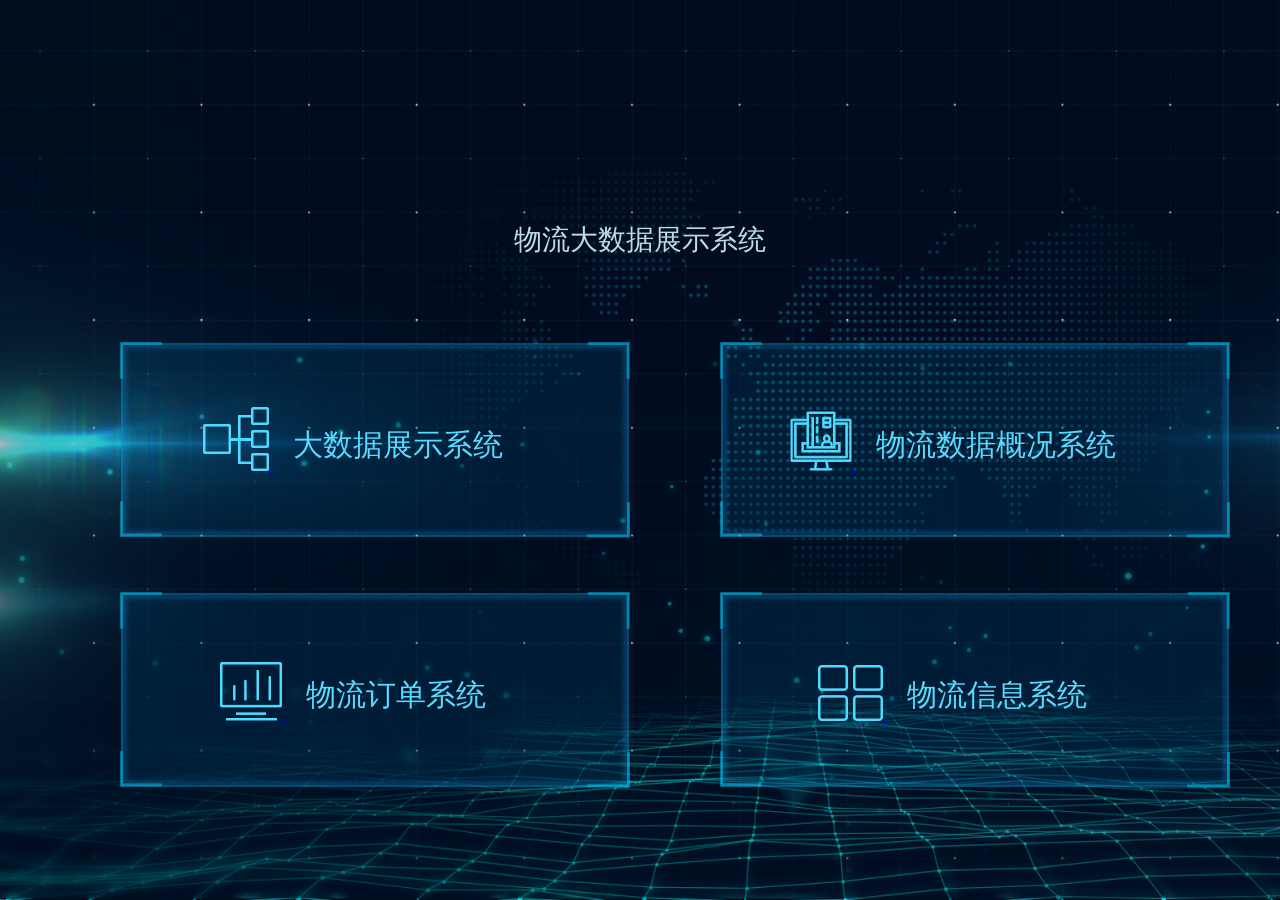
<file: 物流大数据展示系统/index.html>
<!DOCTYPE html>
<html lang="en">
<head>
    <meta charset="UTF-8">
    <meta name="viewport" content="width=device-width, initial-scale=1.0">
    <meta http-equiv="X-UA-Compatible" content="ie=edge">
    <title>物流大数据展示系统</title>
    <link rel="stylesheet" href="css/main.css">
</head>
<body>
<div id="navigation">
    <div class="header">
        <p class="p1">
            <!--<img src="./images/guohui.png" alt="">-->
        </p>
        <p  class="p2"></p>
        <p  class="p3">物流大数据展示系统</p>
    </div>
    <div class="contain">
        <ul>
            <li>
                <a href="bigdata.html" target="_blank">
                    <img src="./images/jinrong.png" alt="">
                    <span>大数据展示系统</span>
                </a>
            </li>
            <li>
                <a href="survey.html" target="_blank">
                    <img src="./images/xinyong.png" alt="">
                    <span>物流数据概况系统</span>
                </a>
            </li>
            <li>
                <a href="index2.html" target="_blank">
                    <img src="./images/fengxian.png" alt="">
                    <span>物流订单系统</span>
                </a>
            </li>
            <li>
                <a href="index3.html" target="_blank">
                    <img src="./images/chanye.png" alt="">
                    <span>物流信息系统</span>
                </a>
            </li>
        </ul>
    </div>

</div>
</body>
<script>
    window.onload = function(){
        //屏蔽键盘事件
        document.onkeydown = function (){
            var e = window.event || arguments[0];
            /*延迟，兼容FF浏览器  */
            if(e.keyCode== 83 && e.ctrlKey){
                setTimeout(function(){
                    alert('整理不易，不要另存哦');
                },1);
                return false;
            }else if(e.keyCode == 123){
                //F12
                setTimeout(function(){
                    alert('亲，你想干嘛,不要做坏事哦');
                },1);
                return false;
                //Ctrl+Shift+I
            }else if((e.ctrlKey) && (e.shiftKey) && (e.keyCode == 73)){
                setTimeout(function(){
                    alert('亲，你想干嘛,不要做坏事哦');
                },1);
                return false;
                //Shift+F10
            }else if((e.shiftKey) && (e.keyCode == 121)){
                setTimeout(function(){
                    alert('亲，你想干嘛,不要做坏事哦');
                },1);
                return false;
                //Ctrl+U
            }else if((e.ctrlKey) && (e.keyCode == 85)){
                setTimeout(function(){
                    alert('亲，你想干嘛,不要做坏事哦');
                },1);
                return false;
            }
        };
        //屏蔽鼠标右键
        window.document.oncontextmenu = function (){
            alert('亲，你想干嘛,不要做坏事哦');
            return false;
        }

    }
</script>
</html>
</file>
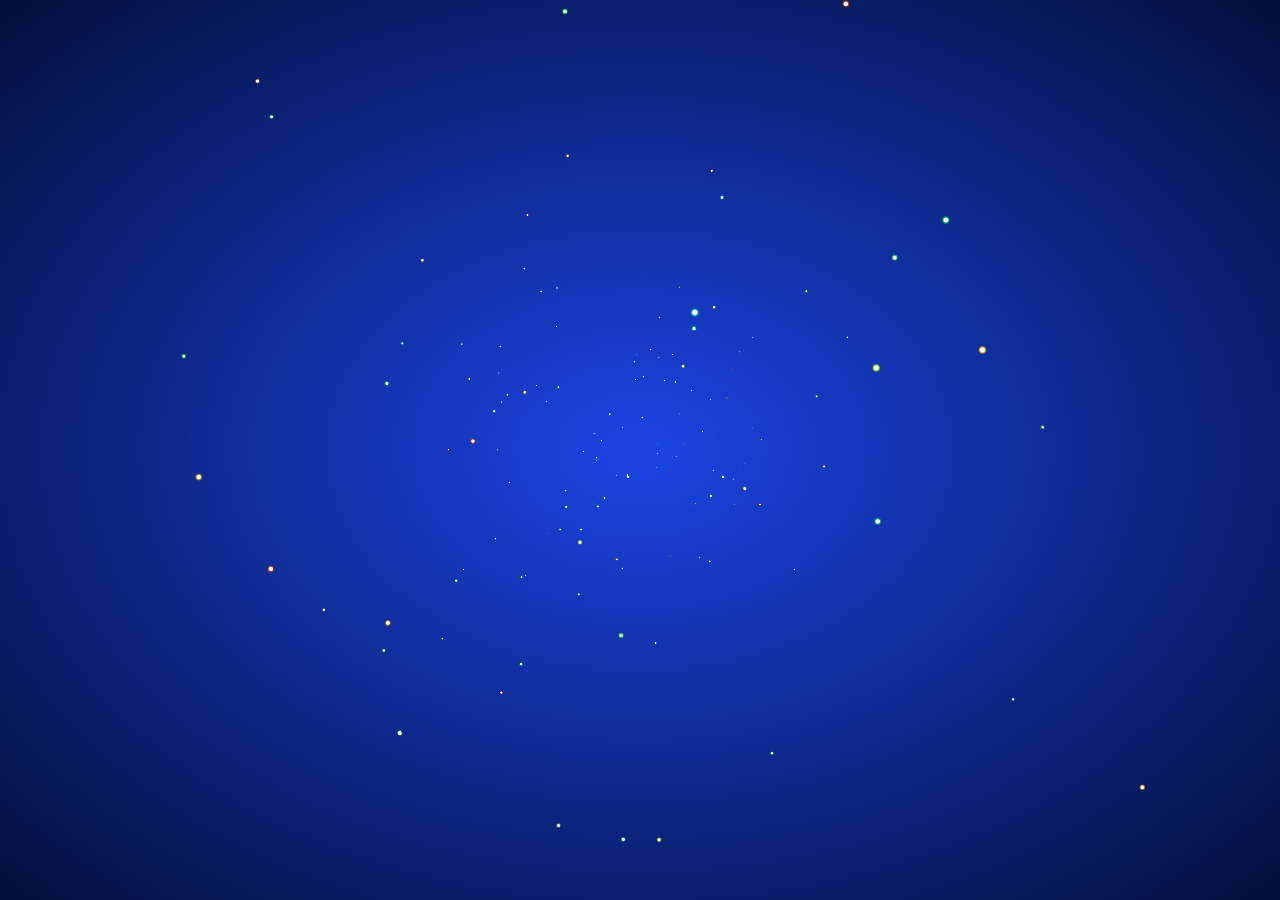
<file: 大数据通用模板/js/index.html>
<html><head>
<meta charset="utf-8">
<title>www.husonghe.com</title>
<style>
html {
  height: 100%;
  background-image: -webkit-radial-gradient(ellipse farthest-corner at center center, #1b44e4 0%, #020f3a 100%);
  background-image: radial-gradient(ellipse farthest-corner at center center, #1b44e4 0%, #020f3a 100%);
  cursor: move;
}

body {
  width: 100%;
  margin: 0;
  overflow: hidden;
}
</style>
</head>

<body>


<canvas id="canv" width="1920" height="572"></canvas>
<script>
var num = 200;
var w = window.innerWidth;
var h = window.innerHeight;
var max = 100;
var _x = 0;
var _y = 0;
var _z = 150;
var dtr = function(d) {
  return d * Math.PI / 180;
};

var rnd = function() {
  return Math.sin(Math.floor(Math.random() * 360) * Math.PI / 180);
};
var dist = function(p1, p2, p3) {
  return Math.sqrt(Math.pow(p2.x - p1.x, 2) + Math.pow(p2.y - p1.y, 2) + Math.pow(p2.z - p1.z, 2));
};

var cam = {
  obj: {
    x: _x,
    y: _y,
    z: _z
  },
  dest: {
    x: 0,
    y: 0,
    z: 1
  },
  dist: {
    x: 0,
    y: 0,
    z: 200
  },
  ang: {
    cplane: 0,
    splane: 0,
    ctheta: 0,
    stheta: 0
  },
  zoom: 1,
  disp: {
    x: w / 2,
    y: h / 2,
    z: 0
  },
  upd: function() {
    cam.dist.x = cam.dest.x - cam.obj.x;
    cam.dist.y = cam.dest.y - cam.obj.y;
    cam.dist.z = cam.dest.z - cam.obj.z;
    cam.ang.cplane = -cam.dist.z / Math.sqrt(cam.dist.x * cam.dist.x + cam.dist.z * cam.dist.z);
    cam.ang.splane = cam.dist.x / Math.sqrt(cam.dist.x * cam.dist.x + cam.dist.z * cam.dist.z);
    cam.ang.ctheta = Math.sqrt(cam.dist.x * cam.dist.x + cam.dist.z * cam.dist.z) / Math.sqrt(cam.dist.x * cam.dist.x + cam.dist.y * cam.dist.y + cam.dist.z * cam.dist.z);
    cam.ang.stheta = -cam.dist.y / Math.sqrt(cam.dist.x * cam.dist.x + cam.dist.y * cam.dist.y + cam.dist.z * cam.dist.z);
  }
};

var trans = {
  parts: {
    sz: function(p, sz) {
      return {
        x: p.x * sz.x,
        y: p.y * sz.y,
        z: p.z * sz.z
      };
    },
    rot: {
      x: function(p, rot) {
        return {
          x: p.x,
          y: p.y * Math.cos(dtr(rot.x)) - p.z * Math.sin(dtr(rot.x)),
          z: p.y * Math.sin(dtr(rot.x)) + p.z * Math.cos(dtr(rot.x))
        };
      },
      y: function(p, rot) {
        return {
          x: p.x * Math.cos(dtr(rot.y)) + p.z * Math.sin(dtr(rot.y)),
          y: p.y,
          z: -p.x * Math.sin(dtr(rot.y)) + p.z * Math.cos(dtr(rot.y))
        };
      },
      z: function(p, rot) {
        return {
          x: p.x * Math.cos(dtr(rot.z)) - p.y * Math.sin(dtr(rot.z)),
          y: p.x * Math.sin(dtr(rot.z)) + p.y * Math.cos(dtr(rot.z)),
          z: p.z
        };
      }
    },
    pos: function(p, pos) {
      return {
        x: p.x + pos.x,
        y: p.y + pos.y,
        z: p.z + pos.z
      };
    }
  },
  pov: {
    plane: function(p) {
      return {
        x: p.x * cam.ang.cplane + p.z * cam.ang.splane,
        y: p.y,
        z: p.x * -cam.ang.splane + p.z * cam.ang.cplane
      };
    },
    theta: function(p) {
      return {
        x: p.x,
        y: p.y * cam.ang.ctheta - p.z * cam.ang.stheta,
        z: p.y * cam.ang.stheta + p.z * cam.ang.ctheta
      };
    },
    set: function(p) {
      return {
        x: p.x - cam.obj.x,
        y: p.y - cam.obj.y,
        z: p.z - cam.obj.z
      };
    }
  },
  persp: function(p) {
    return {
      x: p.x * cam.dist.z / p.z * cam.zoom,
      y: p.y * cam.dist.z / p.z * cam.zoom,
      z: p.z * cam.zoom,
      p: cam.dist.z / p.z
    };
  },
  disp: function(p, disp) {
    return {
      x: p.x + disp.x,
      y: -p.y + disp.y,
      z: p.z + disp.z,
      p: p.p
    };
  },
  steps: function(_obj_, sz, rot, pos, disp) {
    var _args = trans.parts.sz(_obj_, sz);
    _args = trans.parts.rot.x(_args, rot);
    _args = trans.parts.rot.y(_args, rot);
    _args = trans.parts.rot.z(_args, rot);
    _args = trans.parts.pos(_args, pos);
    _args = trans.pov.plane(_args);
    _args = trans.pov.theta(_args);
    _args = trans.pov.set(_args);
    _args = trans.persp(_args);
    _args = trans.disp(_args, disp);
    return _args;
  }
};

(function() {
  "use strict";
  var threeD = function(param) {
    this.transIn = {};
    this.transOut = {};
    this.transIn.vtx = (param.vtx);
    this.transIn.sz = (param.sz);
    this.transIn.rot = (param.rot);
    this.transIn.pos = (param.pos);
  };

  threeD.prototype.vupd = function() {
    this.transOut = trans.steps(

      this.transIn.vtx,
      this.transIn.sz,
      this.transIn.rot,
      this.transIn.pos,
      cam.disp
    );
  };

  var Build = function() {
    this.vel = 0.04;
    this.lim = 360;
    this.diff = 200;
    this.initPos = 100;
    this.toX = _x;
    this.toY = _y;
    this.go();
  };

  Build.prototype.go = function() {
    this.canvas = document.getElementById("canv");
    this.canvas.width = window.innerWidth;
    this.canvas.height = window.innerHeight;
    this.$ = canv.getContext("2d");
    this.$.globalCompositeOperation = 'source-over';
    this.varr = [];
    this.dist = [];
    this.calc = [];

    for (var i = 0, len = num; i < len; i++) {
      this.add();
    }

    this.rotObj = {
      x: 0,
      y: 0,
      z: 0
    };
    this.objSz = {
      x: w / 5,
      y: h / 5,
      z: w / 5
    };
  };

  Build.prototype.add = function() {
    this.varr.push(new threeD({
      vtx: {
        x: rnd(),
        y: rnd(),
        z: rnd()
      },
      sz: {
        x: 0,
        y: 0,
        z: 0
      },
      rot: {
        x: 20,
        y: -20,
        z: 0
      },
      pos: {
        x: this.diff * Math.sin(360 * Math.random() * Math.PI / 180),
        y: this.diff * Math.sin(360 * Math.random() * Math.PI / 180),
        z: this.diff * Math.sin(360 * Math.random() * Math.PI / 180)
      }
    }));
    this.calc.push({
      x: 360 * Math.random(),
      y: 360 * Math.random(),
      z: 360 * Math.random()
    });
  };

  Build.prototype.upd = function() {
    cam.obj.x += (this.toX - cam.obj.x) * 0.05;
    cam.obj.y += (this.toY - cam.obj.y) * 0.05;
  };

  Build.prototype.draw = function() {
    this.$.clearRect(0, 0, this.canvas.width, this.canvas.height);
    cam.upd();
    this.rotObj.x += 0.1;
    this.rotObj.y += 0.1;
    this.rotObj.z += 0.1;

    for (var i = 0; i < this.varr.length; i++) {
      for (var val in this.calc[i]) {
        if (this.calc[i].hasOwnProperty(val)) {
          this.calc[i][val] += this.vel;
          if (this.calc[i][val] > this.lim) this.calc[i][val] = 0;
        }
      }

      this.varr[i].transIn.pos = {
        x: this.diff * Math.cos(this.calc[i].x * Math.PI / 180),
        y: this.diff * Math.sin(this.calc[i].y * Math.PI / 180),
        z: this.diff * Math.sin(this.calc[i].z * Math.PI / 180)
      };
      this.varr[i].transIn.rot = this.rotObj;
      this.varr[i].transIn.sz = this.objSz;
      this.varr[i].vupd();
      if (this.varr[i].transOut.p < 0) continue;
      var g = this.$.createRadialGradient(this.varr[i].transOut.x, this.varr[i].transOut.y, this.varr[i].transOut.p, this.varr[i].transOut.x, this.varr[i].transOut.y, this.varr[i].transOut.p * 2);
      this.$.globalCompositeOperation = 'lighter';
      g.addColorStop(0, 'hsla(255, 255%, 255%, 1)');
      g.addColorStop(.5, 'hsla(' + (i + 2) + ',85%, 40%,1)');
      g.addColorStop(1, 'hsla(' + (i) + ',85%, 40%,.5)');
      this.$.fillStyle = g;
      this.$.beginPath();
      this.$.arc(this.varr[i].transOut.x, this.varr[i].transOut.y, this.varr[i].transOut.p * 2, 0, Math.PI * 2, false);
      this.$.fill();
      this.$.closePath();
    }
  };
  Build.prototype.anim = function() {
    window.requestAnimationFrame = (function() {
      return window.requestAnimationFrame ||
        function(callback, element) {
          window.setTimeout(callback, 1000 / 60);
        };
    })();
    var anim = function() {
      this.upd();
      this.draw();
      window.requestAnimationFrame(anim);

    }.bind(this);
    window.requestAnimationFrame(anim);
  };

  Build.prototype.run = function() {
    this.anim();

    window.addEventListener('mousemove', function(e) {
      this.toX = (e.clientX - this.canvas.width / 2) * -0.8;
      this.toY = (e.clientY - this.canvas.height / 2) * 0.8;
    }.bind(this));
    window.addEventListener('touchmove', function(e) {
      e.preventDefault();
      this.toX = (e.touches[0].clientX - this.canvas.width / 2) * -0.8;
      this.toY = (e.touches[0].clientY - this.canvas.height / 2) * 0.8;
    }.bind(this));
    window.addEventListener('mousedown', function(e) {
      for (var i = 0; i < 100; i++) {
        this.add();
      }
    }.bind(this));
    window.addEventListener('touchstart', function(e) {
      e.preventDefault();
      for (var i = 0; i < 100; i++) {
        this.add();
      }
    }.bind(this));
  };
  var app = new Build();
  app.run();
})();
window.addEventListener('resize', function() {
  canvas.width = w = window.innerWidth;
  canvas.height = h = window.innerHeight;
}, false);
</script>
</body></html>
</file>
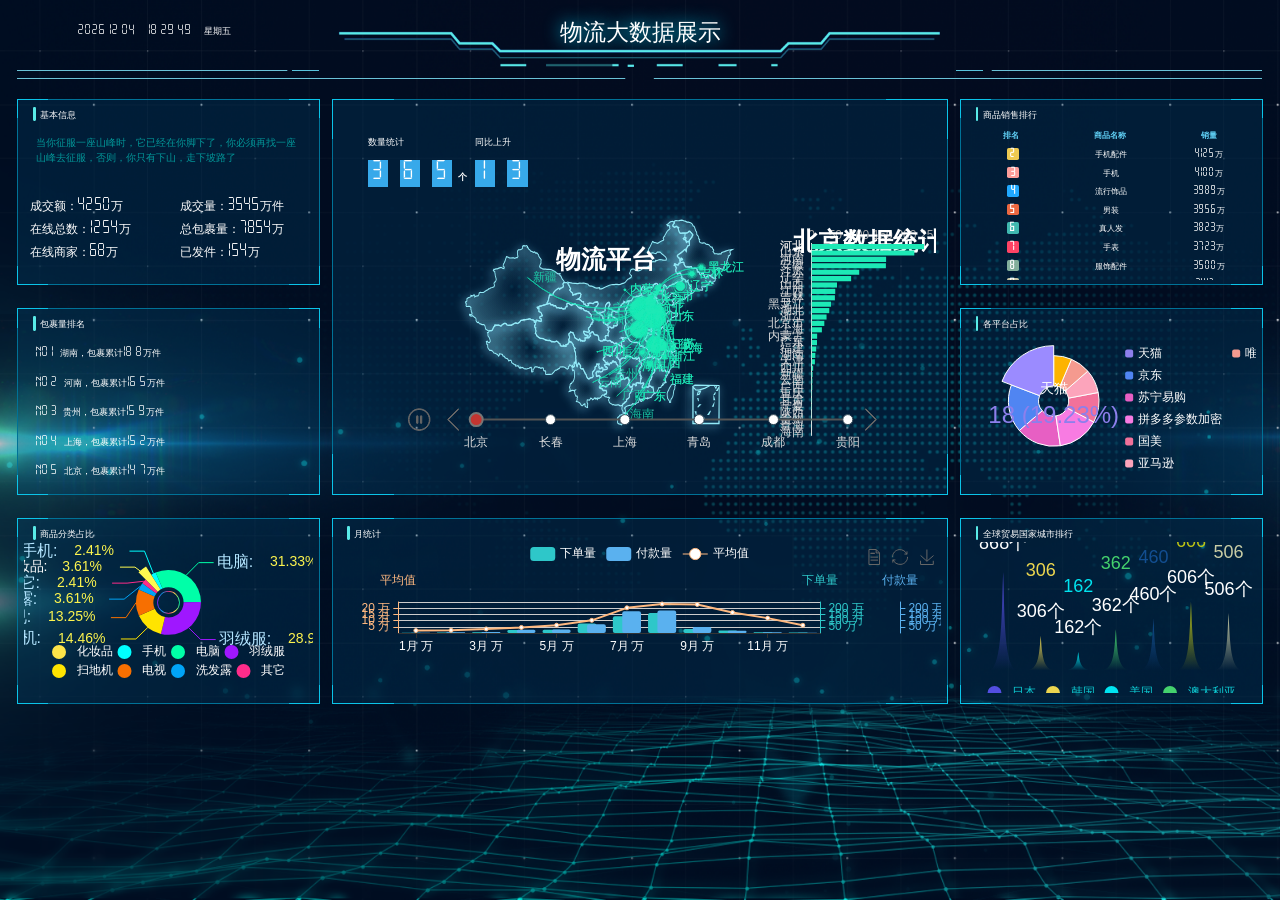
<file: 物流大数据展示系统/bigdata.html>
<!DOCTYPE html>
<html lang="en">
<head>
    <meta charset="UTF-8">
    <title>数据展示</title>
    <link rel="stylesheet" href="css/wodry.css">
    <link rel="stylesheet" href="css/index.css">
    <link rel="stylesheet" href="css/public.css">

    <script src="js/jquery.js"></script>
    <script>
        $(function () {
            $('.myscroll').myScroll({
                speed: 60, //数值越大，速度越慢
                rowHeight: 38 //li的高度
            });
        });

        $(document).ready(function () {
            var whei = $(window).width()
            $("html").css({ fontSize: whei / 22 });
            $(window).resize(function () {
                var whei = $(window).width();
                $("html").css({ fontSize: whei / 22 })
            });
        });
    </script>
</head>
<body>

<div class="main">
    <div class="header">
        <div class="header-left fl" id="time"></div>
        <div class="header-center fl">
            <div class="header-title">
                物流大数据展示
            </div>
            <div class="header-img"></div>
        </div>
        <div class="header-right fl"></div>
        <div class="header-bottom fl"></div>

    </div>

    <div class="center">
        <div class="center-left fl">
            <div class="left-top rightTop border">
                <!--<h1 id="ceshi">数据可视化</h1>-->
                <div class="title">基本信息</div>
                <div class="top-list">
                    <p>当你征服一座山峰时，它已经在你脚下了，你必须再找一座山峰去征服，否则，你只有下山，走下坡路了</p>
                    <ul>
                        <li>成交额：4250万</li>
                        <li>成交量：3545万件</li>
                        <li>在线总数：1254万</li>
                        <li>总包裹量：7854万</li>
                        <li>在线商家：68万</li>
                        <li>已发件：154万</li>
                    </ul>
                </div>

            </div>
            <div class="left-cen rightTop border">
                <div class="title">包裹量排名</div>

                <ul class="company" id="ceshi">

                    <li class="wodryRX0">
                        <span>NO.1</span>
                        湖南，包裹累计18.8万件</li><br/>
                    <li class="wodryRX1">NO.2
                        河南，包裹累计16.5万件</li>
                    <br/>
                    <li class="wodryRX2">NO.3
                        贵州，包裹累计15.9万件</li>
                    <br/>
                    <li class="wodryRX3">NO.4
                        上海，包裹累计15.2万件</li>
                    <br/>
                    <li class="wodryRX4">NO.5
                        北京，包裹累计14.7万件</li>
                </ul>

            </div>
            <div class="left-bottom rightTop border">
                <div class="title">商品分类占比</div>
                <div class="bottom-b">
                    <div id="chart3" class="allnav"></div>
                </div>

            </div>
        </div>
        <div class="center-cen fl">
            <div class="cen-top rightTop border">
                <div class="top-title">
                    <ul>
                        <li>
                            <p>数量统计</p>
                            <span>3</span>
                            <span>6</span>
                            <span>5</span>
                            <b>个</b>
                        </li>
                        <li>
                            <p>同比上升</p>
                            <span>1</span>
                            <span>3</span>
                            <b>%</b>
                        </li>
                    </ul>
                </div>

                <div class="top-bottom">
                    <div id="map" class="allnav" style="height: 4.4rem"></div>
                </div>


            </div>
            <div class="cen-bottom rightTop border">
                <div class="title">月统计</div>
                <div class="bottom-b">
                    <div id="chart4" class="allnav"></div>
                </div>

            </div>
        </div>
        <div class="center-right fr">
            <div class="right-top rightTop border">
                <div class="title">商品销售排行</div>

                <div class="echart wenzi">
                    <div class="gun">
                    <span>排名</span>
                    <span>商品名称</span>
                    <span>销量</span>
                </div>
                    <div id="FontScroll" class="myscroll">
                        <ul>
                            <li>
                                <div class="fontInner clearfix">
                                    <span>
                                        <b>1</b>
                                    </span>
                                    <span>女装</span>
                                    <span>4562万</span>
                                </div>
                            </li>
                            <li>
                                <div class="fontInner clearfix">
                                    <span>
                                        <b>2</b>
                                    </span>
                                    <span>手机配件</span>
                                    <span>4125万</span>
                                </div>
                            </li>
                            <li>
                                <div class="fontInner clearfix">
                                    <span>
                                        <b>3</b>
                                    </span>
                                    <span>手机</span>
                                    <span>4100万</span>
                                </div>
                            </li>
                            <li>
                                <div class="fontInner clearfix">
                                    <span>
                                        <b>4</b>
                                    </span>
                                    <span>流行饰品</span>
                                    <span>3989万</span>
                                </div>
                            </li>
                            <li>
                                <div class="fontInner clearfix">
                                    <span>
                                        <b>5</b>
                                    </span>
                                    <span>男装</span>
                                    <span>3956万</span>
                                </div>
                            </li>
                            <li>
                                <div class="fontInner clearfix">
                                    <span>
                                        <b>6</b>
                                    </span>
                                    <span>真人发</span>
                                    <span>3823万</span>
                                </div>
                            </li>
                            <li>
                                <div class="fontInner clearfix">
                                    <span>
                                        <b>7</b>
                                    </span>
                                    <span>手表</span>
                                    <span>3723万</span>
                                </div>
                            </li>
                            <li>
                                <div class="fontInner clearfix">
                                    <span>
                                        <b>8</b>
                                    </span>
                                    <span>服饰配件</span>
                                    <span>3500万</span>
                                </div>
                            </li>
                            <li>
                                <div class="fontInner clearfix">
                                    <span>
                                        <b>9</b>
                                    </span>
                                    <span>电脑</span>
                                    <span>3412万</span>
                                </div>
                            </li>
                            <li>
                                <div class="fontInner clearfix">
                                    <span>
                                        <b>10</b>
                                    </span>
                                    <span>化妆品</span>
                                    <span>3312万</span>
                                </div>
                            </li>
                            <li>
                                <div class="fontInner clearfix">
                                    <span>
                                        <b>11</b>
                                    </span>
                                    <span>女鞋</span>
                                    <span>2856万</span>

                                </div>
                            </li>
                            <li>
                                <div class="fontInner clearfix">
                                    <span>
                                        <b>12</b>
                                    </span>
                                    <span>礼品</span>
                                    <span>2631万</span>

                                </div>
                            </li>

                        </ul>
                    </div>
                </div>

            </div>
            <div class="right-cen border">
                <div class="title">各平台占比</div>
                <div class="right-cen-cent">
                    <div id="chart2" class="allnav"></div>
                </div>

            </div>
            <div class="right-bottom rightTop border">
                <div class="title">全球贸易国家城市排行</div>
                <div class="chat">
                    <div id="chart5" class="allnav"></div>
                </div>

            </div>
        </div>
    </div>


</div>


<script src="js/jquery.min.js"></script>
<script src="js/echarts.min.js"></script>
<script src="js/wodry.min.js"></script>
<script src="js/fontscroll.js"></script>
<script src="js/echarts.js"></script>
<script src="js/china.js"></script>
<!--<script src="js/mymap.js"></script>-->
<script>
    /*$('#ceshi').wodry({

        animation: 'rotateX',

        delay: 1000,

        animationDuration: 800

    });*/
    /*window.onload = function () {
        setInterval(function () {
            var hs=document.getElementById("ceshi");
            var hstyle=hs.style.transform;
            if(hstyle=='rotateX(-360deg)'){
                //console.log(1)
                hs.style.transform='rotateX(0deg)';
                hs.style.transform='transform 500ms cubic-bezier(0.55, 0.18, 0.92, 0.46) 0s;'
            }else {
                hs.style.transform='rotateX(-360deg)';
                hs.style.transition="all 2s";
            }
        }, 5000);
    };*/
    var counter = 3000;
    var ulist=document.getElementById("ceshi").getElementsByTagName("li");
    for (var i=0;i<ulist.length;i++){
        //console.log(ulist[i].className);
        var liclass=ulist[i].className;
        var a= $('.'+liclass+'').wodry({
            animation: 'rotateX',
            delay: counter,
            animationDuration: 1000
        });
        if(counter>3050){
            counter=3000;
        }else {
            counter +=10;
        }
        //console.log(counter);

    }

    //顶部时间
    function getTime(){
        var myDate = new Date();
        var myYear = myDate.getFullYear(); //获取完整的年份(4位,1970-????)
        var myMonth = myDate.getMonth()+1; //获取当前月份(0-11,0代表1月)
        var myToday = myDate.getDate(); //获取当前日(1-31)
        var myDay = myDate.getDay(); //获取当前星期X(0-6,0代表星期天)
        var myHour = myDate.getHours(); //获取当前小时数(0-23)
        var myMinute = myDate.getMinutes(); //获取当前分钟数(0-59)
        var mySecond = myDate.getSeconds(); //获取当前秒数(0-59)
        var week = ['星期日','星期一','星期二','星期三','星期四','星期五','星期六'];
        var nowTime;

        nowTime = myYear+'-'+fillZero(myMonth)+'-'+fillZero(myToday)+'&nbsp;&nbsp;'+fillZero(myHour)+':'+fillZero(myMinute)+':'+fillZero(mySecond)+'&nbsp;&nbsp;'+week[myDay]+'&nbsp;&nbsp;';
        //console.log(nowTime);
        $('#time').html(nowTime);
    };
    function fillZero(str){
        var realNum;
        if(str<10){
            realNum	= '0'+str;
        }else{
            realNum	= str;
        }
        return realNum;
    }
    setInterval(getTime,1000);

</script>

</body>
</html>
</file>
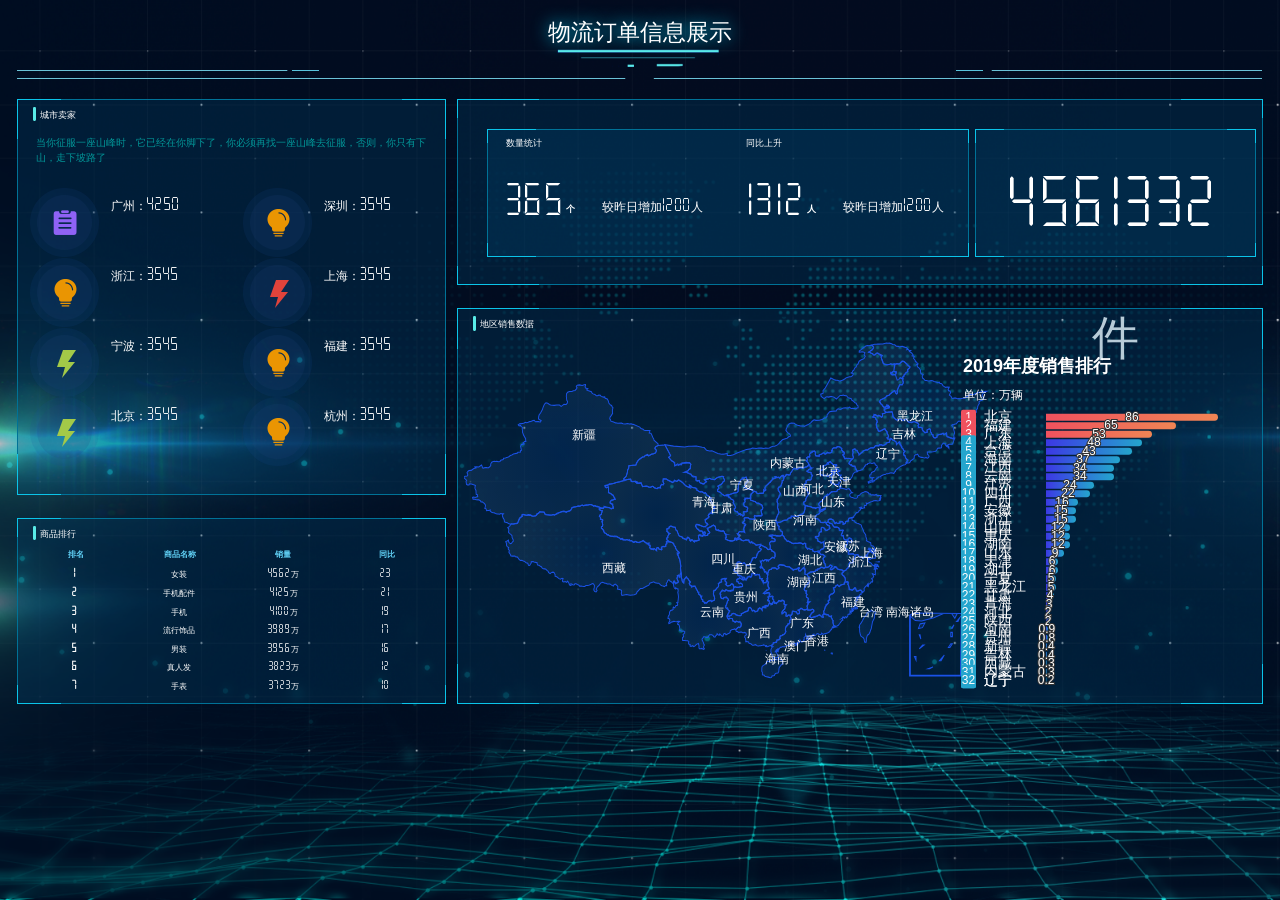
<file: 物流大数据展示系统/index2.html>
<!DOCTYPE html>
<html lang="en">
<head>
    <meta charset="UTF-8">
    <title>订单信息</title>
    <link rel="stylesheet" href="css/public.css">
    <link rel="stylesheet" href="css/index1.css">
    <script src="js/jquery.js"></script>
</head>
<script>
/*    $(function () {
        $('.myscroll').myScroll({
            speed: 60, //数值越大，速度越慢
            rowHeight: 38 //li的高度
        });
    });*/

    $(document).ready(function () {
        var whei = $(window).width()
        $("html").css({ fontSize: whei / 22 });
        $(window).resize(function () {
            var whei = $(window).width();
            $("html").css({ fontSize: whei / 22 })
        });
    });
</script>
<body>
<div class="main">
    <div class="header">
        <div class="header-left fl" id="time"></div>
        <div class="header-center fl">
            <div class="header-title">
                物流订单信息展示
            </div>
            <div class="header-img"></div>
        </div>
        <div class="header-right fl"></div>
        <div class="header-bottom fl"></div>
    </div>


    <div class="center">
        <div class="center-left fl">
            <div class="left-top rightTop border">
                <div class="title">城市卖家</div>
                <div class="top-list">
                    <p>当你征服一座山峰时，它已经在你脚下了，你必须再找一座山峰去征服，否则，你只有下山，走下坡路了</p>
                    <ul>
                        <li>
                            <img src="./images/pic-4.png" alt="">
                           <span>广州：4250</span>
                        </li>
                        <li>
                            <img src="./images/pic-5.png" alt="">
                            <span>深圳：3545</span>
                        </li>
                        <li>
                            <img src="./images/pic-5.png" alt="">
                            <span>浙江：3545</span>
                        </li>
                        <li>
                            <img src="./images/pic-6.png" alt="">
                            <span>上海：3545</span>
                        </li>
                        <li>
                            <img src="./images/pic-7.png" alt="">
                            <span>宁波：3545</span>
                        </li>
                        <li>
                            <img src="./images/pic-5.png" alt="">
                            <span>福建：3545</span>
                        </li>
                        <li>
                            <img src="./images/pic-7.png" alt="">
                            <span>北京：3545</span>
                        </li>
                        <li>
                            <img src="./images/pic-5.png" alt="">
                            <span>杭州：3545</span>
                        </li>
                    </ul>
                </div>

            </div>

            <div class="left-bottom rightTop border">
                <div class="title">商品排行</div>
                <div class="bottom-b">
                    <!--<div id="chart3" class="allnav"></div>-->
                    <div class="gun">
                        <span>排名</span>
                        <span>商品名称</span>
                        <span>销量</span>
                        <span>同比</span>
                    </div>
                    <div id="FontScroll" class="myscroll">
                        <ul>
                            <li>
                                <div class="fontInner clearfix">
                                    <span>
                                        <b>1</b>
                                    </span>
                                    <span>女装</span>
                                    <span>4562万</span>
                                    <span>23%</span>
                                </div>
                            </li>
                            <li>
                                <div class="fontInner clearfix">
                                    <span>
                                        <b>2</b>
                                    </span>
                                    <span>手机配件</span>
                                    <span>4125万</span>
                                    <span>21%</span>
                                </div>
                            </li>
                            <li>
                                <div class="fontInner clearfix">
                                    <span>
                                        <b>3</b>
                                    </span>
                                    <span>手机</span>
                                    <span>4100万</span>
                                    <span>19%</span>
                                </div>
                            </li>
                            <li>
                                <div class="fontInner clearfix">
                                    <span>
                                        <b>4</b>
                                    </span>
                                    <span>流行饰品</span>
                                    <span>3989万</span>
                                    <span>17%</span>
                                </div>
                            </li>
                            <li>
                                <div class="fontInner clearfix">
                                    <span>
                                        <b>5</b>
                                    </span>
                                    <span>男装</span>
                                    <span>3956万</span>
                                    <span>16%</span>
                                </div>
                            </li>
                            <li>
                                <div class="fontInner clearfix">
                                    <span>
                                        <b>6</b>
                                    </span>
                                    <span>真人发</span>
                                    <span>3823万</span>
                                    <span>12%</span>
                                </div>
                            </li>
                            <li>
                                <div class="fontInner clearfix">
                                    <span>
                                        <b>7</b>
                                    </span>
                                    <span>手表</span>
                                    <span>3723万</span>
                                    <span>10%</span>
                                </div>
                            </li>


                        </ul>
                    </div>


                </div>

            </div>
        </div>
        <div class="center-cen fl">
            <div class="cen-top rightTop border">
                <div class="top-title rightTop border">
                    <ul>
                        <li>
                            <p>数量统计</p>
                            <span>365</span>
                            <!--<span>6</span>
                            <span>5</span>-->
                            <b>个</b>
                            <div class="datashuji">
                                <span>较昨日增加1200人</span>
                            </div>
                        </li>
                        <li>
                            <p>同比上升</p>
                            <span>1312</span>
                            <!--<span>3</span>-->
                            <b>人</b>
                            <div class="dataright">
                                <span>较昨日增加1200人</span>
                            </div>
                        </li>
                    </ul>
                    <!--<span>4561332件</span>-->
                </div>

                <div class="top-bottom rightTop border">
                    <!--<div id="map" class="allnav"></div>-->
                    <span>4561332件</span>
                </div>


            </div>
            <div class="cen-bottom rightTop border">
                <div class="title">地区销售数据</div>
                <div class="bottom-b">
                    <div id="chart_1" class="allnav"></div>
                </div>

            </div>
        </div>

    </div>


</div>

<script src="js/echarts.min.js"></script>
<script src="js/china.js"></script>
<script src="js/index2.js"></script>

</body>
</html>
</file>
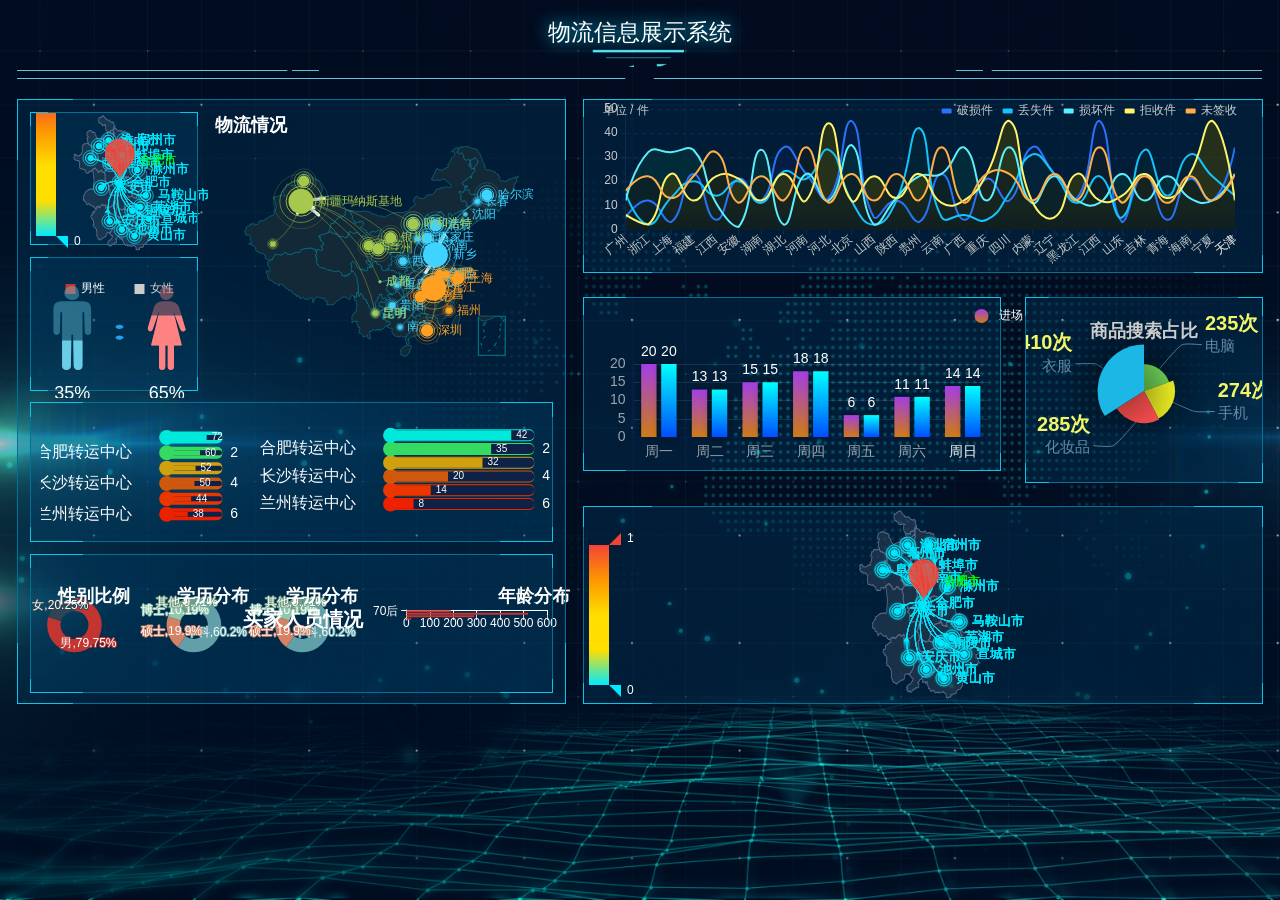
<file: 物流大数据展示系统/index3.html>
<!DOCTYPE html>
<html lang="en">
<head>
    <meta charset="UTF-8">
    <title>物流信息</title>
    <link rel="stylesheet" href="css/public.css">
    <link rel="stylesheet" href="css/index3.css">
    <script src="js/jquery.js"></script>
    <script>
        $(document).ready(function () {
            var whei = $(window).width()
            $("html").css({ fontSize: whei / 22 });
            $(window).resize(function () {
                var whei = $(window).width();
                $("html").css({ fontSize: whei / 22 })
            });
        });
    </script>
</head>
<body>

<div class="main">
    <div class="header">
        <div class="header-left fl" id="time"></div>
        <div class="header-center fl">
            <div class="header-title">
                物流信息展示系统
            </div>
            <div class="header-img"></div>
        </div>
        <div class="header-right fl"></div>
        <div class="header-bottom fl"></div>
    </div>

    <div class="center">
        <div class="center-left fl">
            <div class="center-left-cen rightTop border" >
                <div class="center-left-cen-left fl">
                    <div class="center-left-cen-top1 fl rightTop border">
                        <div class="allnav" id="chart_7" style="height: 2.4rem;"></div>
                    </div>
                    <div class="center-left-cen-top2 fl rightTop border">
                        <div class="allnav" id="Gender" style="height: 2.4rem;"></div>
                    </div>
                </div>
                <div class="center-left-cen-right fr">
                    <div class="allnav" id="china"></div>
                </div>

                <div class="center-left-zhong rightTop border fl">
                    <div class="center-left-zhong-left fl">
                        <div class="allnav" id="char_1" style="height: 2.4rem;"></div>
                    </div>
                    <div class="center-left-zhong-right fr">
                        <div class="allnav" id="char_2" style="height: 2.2rem;"></div>
                    </div>
                </div>
                <div class="center-left-bottm rightTop border fr">
                    <div class="allnav" id="chart_5" style="height: 2.4rem;"></div>
                </div>
            </div>

        </div>



        <div class="center-right fr">
            <div class="center-right-top rightTop border">
                <div class="allnav" id="chart_3" style="height: 3rem;"></div>
            </div>
            <div class="center-right-cen-left fl rightTop border">
                <div class="allnav" id="chart_6" style="height: 3rem;"></div>
            </div>
            <div class="center-right-cen-right fr rightTop border">
                <div class="allnav" id="chart_8" style="height: 3.2rem;"></div>
            </div>
            <div class="center-right-bottom rightTop border fl">
                <div class="allnav" id="maps" style="height: 3.35rem;"></div>
            </div>
        </div>



    </div>



</div>


<script src="js/echarts.min.js"></script>
<script src="js/china.js"></script>
<script src="js/index3.js"></script>
<script src="js/newmap.js"></script>

<script>

</script>
</body>
</html>
</file>
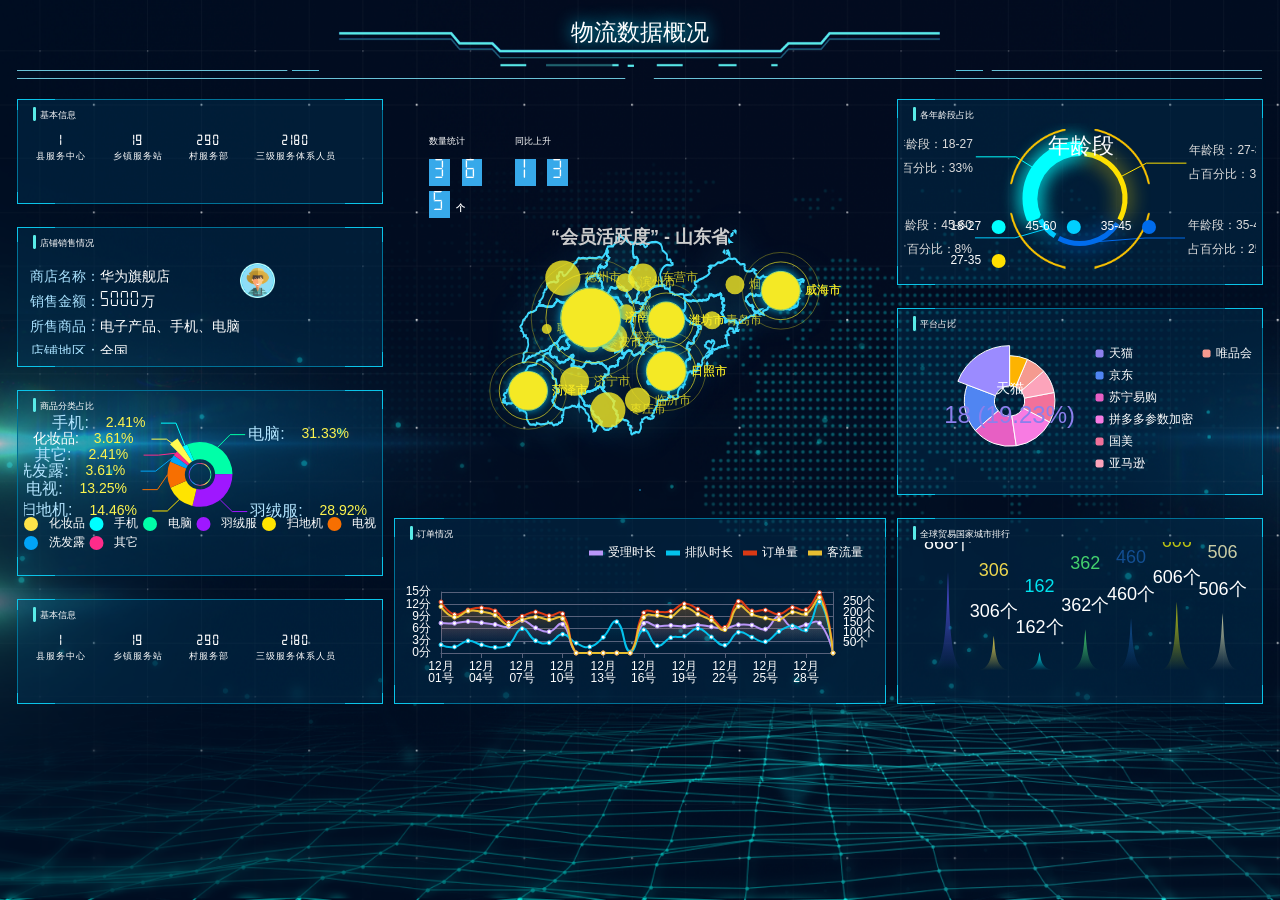
<file: 物流大数据展示系统/survey.html>
<!DOCTYPE html>
<html lang="en">
<head>
    <meta charset="UTF-8">
    <title>数据概况</title>
    <link rel="stylesheet" href="css/wodry.css">
    <link rel="stylesheet" href="css/survey.css">
    <link rel="stylesheet" href="css/public.css">

    <script src="js/jquery.js"></script>
    <script>
        $(function () {
            $('.myscroll').myScroll({
                speed: 60, //数值越大，速度越慢
                rowHeight: 38 //li的高度
            });

            //自动轮播
            var timer = setInterval(autoPlay, 3000);
            function autoPlay(){
                var $bannerUl=$('#banner ul'),$bannerLi=$('#banner ul li');
                //动态获取ul的宽度
                $bannerUl.css('width',$bannerLi.width()*$bannerLi.length);
                $bannerUl.animate({
                    'marginLeft':-$bannerLi.width()
                },500,function(){
                    $(this).animate({'marginLeft':0},0)
                        .find('li').eq(0).appendTo($(this));
                    //把每次移动后的第一个li放到ul的最后面
                    /*
                    * 由于把第一个li放到ul的最后面，就会把第二个li挤到第一个li的位置，但是我们又需要显示第二个li，
                    * 所以需要移动回原点，但是这个移动过程不能被看到，所以执行时间是0
                    */
                });
            }

            // 清除和设置定时器
            $("#banner").mouseover(function(){
                clearInterval(timer);
            });

            $("#banner").mouseout(function () {
                timer = setInterval(autoPlay, 3000);
            })


        });


        $(document).ready(function () {
            var whei = $(window).width()
            $("html").css({ fontSize: whei / 22 });
            $(window).resize(function () {
                var whei = $(window).width();
                $("html").css({ fontSize: whei / 22 })
            });
        });
    </script>

</head>
<body>

<div class="main">
    <div class="header">
        <div class="header-left fl" id="time"></div>
        <div class="header-center fl">
            <div class="header-title">
                物流数据概况
            </div>
            <div class="header-img"></div>
        </div>
        <div class="header-right fl"></div>
        <div class="header-bottom fl"></div>

    </div>

    <div class="center">
        <div class="center-left fl">
            <div class="left-top rightTop border">
                <div class="title">基本信息</div>
                <div class="top-list">

                 <span>
                    <b class="counter" id="countyCount">1</b>
                    <p>县服务中心</p>
                 </span>
                <span>
                    <b class="counter" id="townCount">19</b>
                    <p>乡镇服务站</p>
                 </span>
                <span>
                    <b class="counter" id="villageCount">290</b>
                    <p>村服务部</p>
                 </span>
                <span class="last">
                    <b class="counter" id="userCount">2180</b>
                    <p>三级服务体系人员</p>
                 </span>

              </div>

            </div>
            <div class="left-cen rightTop border">
                <div class="title">店铺销售情况</div>

                <div id="banner" class="banner">
                    <ul>
                        <li>
                            <div class="list clearfix">
                                <div class="listTxt">
                                    <p> 商店名称：<span>华为旗舰店</span></p>
                                    <p>销售金额：<span>5000万</span></p>
                                    <p>所售商品：<span>电子产品、手机、电脑</span></p>
                                    <p>店铺地区：<span>全国 </span></p>
                                    <p>销售时间：<span>2020-11-11</span></p>
                                </div>
                                <div class="listImg"><img src="./images/touxiang.png"></div>
                            </div>
                        </li>
                        <li>
                            <div class="list clearfix">
                                <div class="listTxt">
                                    <p> 商店名称：<span>小米旗舰店</span></p>
                                    <p>销售金额：<span>4000万</span></p>
                                    <p>所售商品：<span>电子产品</span></p>
                                    <p>店铺地区：<span>全国 </span></p>
                                    <p>销售时间：<span>2020-11-11</span></p>
                                </div>
                                <div class="listImg"><img src="./images/touxiang.png"></div>
                            </div>
                        </li>
                        <li>
                            <div class="list clearfix">
                                <div class="listTxt">
                                    <p> 商店名称：<span>vivo旗舰店</span></p>
                                    <p>销售金额：<span>3500万</span></p>
                                    <p>所售商品：<span>电子产品</span></p>
                                    <p>店铺地区：<span>全国 </span></p>
                                    <p>销售时间：<span>2020-11-11</span></p>
                                </div>
                                <div class="listImg"><img src="./images/touxiang.png"></div>
                            </div>
                        </li>
                        <li>
                            <div class="list clearfix">
                                <div class="listTxt">
                                    <p> 商店名称：<span>OPPO旗舰店</span></p>
                                    <p>销售金额：<span>3000万</span></p>
                                    <p>所售商品：<span>电子产品</span></p>
                                    <p>店铺地区：<span>全国 </span></p>
                                    <p>销售时间：<span>2020-11-11</span></p>
                                </div>
                                <div class="listImg"><img src="./images/touxiang.png"></div>
                            </div>
                        </li>
                        <!--<li><a href="#"><img src="./images/500x300-1.png" alt=""></a></li>
                        <li><a href="#"><img src="./images/500x300-2.png" alt=""></a></li>
                        <li><a href="#"><img src="./images/500x300-3.png" alt=""></a></li>-->
                    </ul>
                </div>


            </div>
            <div class="left-bottom rightTop border">
                <div class="title">商品分类占比</div>
                <div class="bottom-b">
                    <div id="chart3" class="allnav"></div>
                </div>

            </div>


            <div class="left-top rightTop border" style="margin-bottom:0px !important;">
                <div class="title">基本信息</div>
                <div class="top-list">

                 <span>
                    <b class="counter">1</b>
                    <p>县服务中心</p>
                 </span>
                    <span>
                    <b class="counter" >19</b>
                    <p>乡镇服务站</p>
                 </span>
                    <span>
                    <b class="counter" >290</b>
                    <p>村服务部</p>
                 </span>
                    <span class="last">
                    <b class="counter" >2180</b>
                    <p>三级服务体系人员</p>
                 </span>

                </div>

            </div>
        </div>
        <div class="center-cen fl">
            <div class="cen-top">
                <div class="top-title">
                    <ul>
                        <li>
                            <p>数量统计</p>
                            <span>3</span>
                            <span>6</span>
                            <span>5</span>
                            <b>个</b>
                        </li>
                        <li>
                            <p>同比上升</p>
                            <span>1</span>
                            <span>3</span>
                            <b>%</b>
                        </li>
                    </ul>
                </div>

                <div class="top-bottom">
                    <div id="diqu" class="allnav" style="height: 4.4rem"></div>
                </div>


            </div>
            <div class="cen-bottom rightTop border">
                <div class="title">订单情况</div>
                <div class="bottom-b">
                    <div id="chart4" class="allnav"></div>
                </div>

            </div>
        </div>
        <div class="center-right fr">
            <div class="right-top rightTop border">
                <div class="title">各年龄段占比</div>

                <div class="right-top-cent" >
                    <div id="shuiipin" class="allnav"></div>
                </div>

            </div>
            <div class="right-cen border">
                <div class="title">平台占比</div>
                <div class="right-cen-cent">
                    <div id="chart2" class="allnav"></div>
                </div>

            </div>
            <div class="right-bottom rightTop border">
                <div class="title">全球贸易国家城市排行</div>
                <div class="chat">
                    <div id="chart5" class="allnav"></div>
                </div>

            </div>
        </div>
    </div>


</div>


<div class="popup">
    <a href="javascript:;" class="popupClose"></a>
    <div class="summary">
        <div class="summaryTop">
            <div id="summaryPie1" class="summaryPie"></div>
            <div id="summaryPie2" class="summaryPie"></div>
            <div id="summaryPie3" class="summaryPie"></div>
        </div>
        <div class="summaryBottom">
            <div class="summaryBar">
                <div class="summaryTit">
<!--                    <img src="images/tit1.png">-->
                </div>
                <div id="summaryBar"></div>
            </div>

            <div class="summaryLine">
                <div class="summaryTit">
<!--                    <img src="images/tit2.png">-->
                </div>
                <div id="summaryLine"></div>
            </div>
        </div>
    </div>
</div>


<script>

</script>

<script src="js/jquery.min.js"></script>
<script src="js/echarts.min.js"></script>
<script src="js/wodry.min.js"></script>
<script src="js/fontscroll.js"></script>
<script src="js/survey.js"></script>
<script>
    $('#chart3').on('click',function(){
        $('.filterbg').show();
        $('.popup').show();
        $('.popup').width('3px');
        $('.popup').animate({height: '76%'},400,function(){
            $('.popup').animate({width: '82%'},400);
        });
        setTimeout(summaryShow,800);
    });
    $('.popupClose').on('click',function(){
        $('.popupClose').css('display','none');
        $('.summary').hide();
        $('.popup').animate({width: '3px'},400,function(){
            $('.popup').animate({height: 0},400);
        });
        setTimeout(summaryHide,800);
    });
    function summaryShow(){
        $('.popupClose').css('display','block');
        $('.summary').show();
        setSummary();

    };
    function summaryHide(){
        $('.filterbg').hide();
        $('.popup').hide();
        $('.popup').width(0);
    };
</script>




</body>
</html>
</file>
<file: 物流大数据展示系统/css/main.css>
body{
    margin: 0;
    padding: 0;
    background: url('../images/bg.png');
    background-repeat: no-repeat;
    background-attachment:fixed;
    filter: progid:DXImageTransform.Microsoft.AlphaImageLoader(src='images/background.jpg', sizingMethod='scale');
    -ms-filter: progid:DXImageTransform.Microsoft.AlphaImageLoader(src='images/background.jpg', sizingMethod='scale');
    background-size: cover;
    -moz-background-size: cover;
    -webkit-background-size: cover;
}
li{
    list-style: none;
}
.header{
    width: 700px;
    margin: 0 auto;
}
.header p.p1{
    width: 60px;
    height: 60px;
    margin: 0 auto;
    margin-top: 110px;
}
.header p.p2{
    height: 40px;
    margin: 0 auto;
    text-align: center;
    line-height: 40px;
    margin-top: 10px;
    font-size: 20px;
    color: #fec468;
}
.header p.p3{
    height: 40px;
    margin: 0 auto;
    text-align: center;
    line-height: 40px;
    font-size: 28px;
    color: #bddde6;
}
.contain{
    width: 1210px;
    margin: 0 auto;
    margin-top: 80px;
    height: 400px;
}
.contain ul li img{
    display: inline-block;
    margin-left: -45px;
}
.contain ul li span{
    display: inline-block;
    vertical-align:16px;
    font-size: 30px;
    color: #57daff;
    margin-left: 20px;
}
.contain ul{
    width: 100%;
    height: 100%;
}
.contain ul li{
    width: 600px;
    height: 200px;
    line-height: 210px;
    float: left;
    background-image: url('../images/kuang.png');
    background-position: center center;
    background-repeat: no-repeat;
    margin-bottom: 50px;
    background-color:transparent;
}
.contain ul li:hover{
    background: url('../images/chooseKuang.png') center center no-repeat;
    /*background-color: -webkit-linear-gradient(red, blue); /* Safari 5.1 - 6.0 */
    /*background-color: -o-linear-gradient(red, blue); /* Opera 11.1 - 12.0 */
    /*background-color: -moz-linear-gradient(red, blue); /* Firefox 3.6 - 15 */
    /*background-color: linear-gradient(red, blue); /* 标准的语法 */
}
.contain ul li a{
    display: block;
    width: 100%;
    height: 100%;
    text-align: center;
}
.footer{
    width: 400px;
    position: fixed;
    bottom: 30px;
    left: 50%;
    transform: translateX(-200px);
    text-align: center;
    color: #6d95aa;
}
.footer span{
    vertical-align:top;
}
</file>
<file: 物流大数据展示系统/css/wodry.css>
﻿.adjecting {
    display: inline-block;
    position: relative;
    -webkit-transform-style: preserve-3d;
    -moz-transform-style: preserve-3d;
    -ms-transform-style: preserve-3d;
    -o-transform-style: preserve-3d;
    transform-style: preserve-3d;
    -webkit-transform-origin-x: 50%;
}
.adjecting .front-face, .adjecting .back-face {
    display: inline-block;
    -webkit-backface-visibility: hidden;
    -moz-backface-visibility: hidden;
    -ms-backface-visibility: hidden;
    -o-backface-visibility: hidden;
    backface-visibility: hidden;
}
.adjecting .front-face {
    position: absolute;
}
.adjecting .back-face {
    position: relative;
}
</file>
<file: 物流大数据展示系统/css/index.css>
/*
头部*/
.header{
    width: 100%;
    height: 1.5rem;
    /*background: red;*/

}
.header .header-left{
    width: 25%;
    height: 1.05rem;
    color: white;
    /*    border: 1px solid green;*/
    text-align: center;
    line-height: 1.05rem;
}
.header .header-center{
    width: 50%;
    height: 1.2rem;
    /*border: 1px solid red;*/
    /*    background: url("../images/head.gif") no-repeat;
        background-size: 100% 100%;*/
    position: relative;
}
.header .header-center .header-title{
    text-align: center;
    color: #ffffff;
    font-size: .4rem;
    text-shadow: 0 0 .3rem #00d8ff;
    line-height: 1.05rem;
}
.header .header-img{
    background: url("../images/head.gif") no-repeat center center;
    background-size: 100%;
    height: 100%;
    width: 100%;
    position: absolute;
    top: .4rem;
}

.header .header-right{
    width: 25%;
    height: 1.05rem;
    /*border: 1px solid gold;*/
}
.header .header-bottom{
    width: calc(100% - .4rem);
    height: .16rem;
    background: url("../images/header.png") no-repeat;
    background-size: calc(100% - .2rem) 100%;
    padding: 0 .2rem;
    margin-left: .3rem;

}

/*
内容*/
.center{
    padding: .1rem .2rem .1rem .2rem;
}
.center .center-left{
    width: 25%;
    padding: .1rem;
    /*    border: 1px solid red;*/

}
.center .center-left .left-top{
    width: 100%;
    height: 3.2rem;
    margin-bottom: .4rem;
    /*background: url("../images/panel.png") no-repeat;
    background-size: 100% 100%;*/
    /*transform-style: preserve-3d;*/
/*    border: 0.01rem solid #217093;
    position: relative;
    overflow: hidden;*/
}

.center .center-left .left-top h1{
    color: white;
    font-size: .4rem;
    transform: rotateX(0deg);
    /*display: flex;*/
    align-items: center;
    margin-bottom: 8px;
    position: relative;
    -webkit-transform-style: preserve-3d;
    -moz-transform-style: preserve-3d;
    -ms-transform-style: preserve-3d;
    transform-style: preserve-3d;
    transform-origin: 50% 50%;
    /*transform: rotateX(0deg);*/
    /*width: 100%;*/
    transition: transform 500ms cubic-bezier(0.15, 0.52, 0.5, 0.9) 0s;
    /*height: 24px;*/
    /*过渡效果*/
    transition: all 1s;
}
/*.center .center-left .left-top h1:hover{
    transform: rotateX(360deg);
    transition: all 2s;
}*/

.title{
    width: 90%;
    height: 0.3rem;
    /*    border: 1px solid gold;*/
    position: relative;
    top:.1rem;
    left: .25rem;
    color: white;
    padding-left: 0.12rem;
    line-height: 0.3rem;

}
.title:before{
    width: 0.05rem;
    height: 0.25rem;
    top: 0.02rem;
    position: absolute;
    content: "";
    background: #59ebe8;
    border-radius: 0.02rem;
    left: 0;
}
.top-list p{
    font-size: .18rem;
    color: #029698;
    padding: .3rem;
}
.top-list li{
    float: left;
    font-size: .2rem;
    color: #ffffff;
    width: 50%;
    height: .4rem;
    line-height: .4rem;
    padding: .2rem;
}


.center .center-left .left-cen{
    width: 100%;
    height: 3.2rem;
    margin-bottom: .4rem;
    /*background: url("../images/panel.png") no-repeat;
    background-size: 100% 100%;*/
    /*border: 0.01rem solid #217093;*/
}
.center .center-left .left-cen .company{
    width: calc(100% - .2rem);
    height: calc(100% - .6rem);
    margin-left: .1rem;
    margin-top: .1rem;
    /*border: 1px solid red;*/
    padding: .2rem;
    box-sizing: border-box;
}
.center .center-left .left-cen .company li{
    color: white !important;
    height: .3rem;
    line-height: .3rem;
}
/*.center .center-left .left-cen .company .wodryRX0 span{
    background: red;
}*/


.center .center-left .left-bottom{
    width: 100%;
    height: 3.2rem;
    /*background: url("../images/panel.png") no-repeat;
    background-size: 100% 100%;*/
    /*border: 0.01rem solid #217093;*/
}
.center .center-left .bottom-b{
    width: calc(100% - 0.2rem);
    height: 2.6rem;
    margin-left: 0.1rem;
    margin-top: 0.1rem;
}
.center .center-cen{
    width: 50%;
    padding: .1rem;
}
.center .center-cen .cen-top{
    width: 100%;
    height: 6.8rem;
    /*background: url("../images/a.png") no-repeat;
    background-size: 100% 100%;*/
    /*border: 0.01rem solid #217093;*/
    margin-bottom: .4rem;
    position: relative;
}


.center .center-cen .cen-top .top-title{
    position: absolute;
    width: 35%;
    height: 1.5rem;
    /*border: 1px solid red;*/
    left: .5rem;
    top:.5rem;
}
.center .center-cen .cen-top .top-title li{
    float: left;
    width: 50%;
    height: 1rem;
    /*border: 1px solid green;*/
}
.center .center-cen .cen-top .top-title li p,
.center .center-cen .cen-top .top-title li span,
.center .center-cen .cen-top .top-title li b{
    color: #ffffff;
}
.center .center-cen .cen-top .top-title li p{
    padding: .1rem;
}
.center .center-cen .cen-top .top-title li span{
    text-align: center;
    display: inline-block;
    width: .35rem;
    height: .45rem;
    background: #37a9ea;
    margin-left: .1rem;
    line-height: .4rem;
    font-size: .3rem;
    margin-top: .1rem;
}
.center .center-cen .cen-top .top-bottom{
    width: 100%;
    height: 4.8rem;
    /*border: 1px solid red;*/
    position: absolute;
    top:1.6rem;
    padding: .2rem;
    /*overflow: hidden;*/
}


.center .center-cen .cen-bottom{
    width: 100%;
    height: 3.2rem;

    /*border: 0.01rem solid #217093;*/
}
.center .center-cen .bottom-b{
    width: calc(100% - 0.2rem);
    height: 2.6rem;
    margin-left: 0.1rem;
    margin-top: 0.1rem;
}

.center .center-right{
    width: 25%;
    padding: .1rem;
}

.center .center-right .right-top{
    width: 100%;
    height: 3.2rem;
    margin-bottom: .4rem;
    /*border: 0.01rem solid #217093;*/
}
.center .center-right .right-cen{
    width: 100%;
    height: 3.2rem;
    margin-bottom: .4rem;
    /*border: 0.01rem solid #217093;*/
    border:1px solid #0bc4e9;
    background: rgba(0,72,115,0.28);
    transition: all 1s;
    cursor: pointer;
    position: relative;
}
.center .center-right .right-cen .right-cen-cent{
    width: calc(100% - 0.2rem);
    height: 2.6rem;
    margin-left: 0.1rem;
    margin-top: 0.1rem;
}
.center .center-right .right-bottom{
    width: 100%;
    height: 3.2rem;
    /*border: 0.01rem solid #217093;*/
}
.center .center-right .right-bottom .chat{
/*    width: calc(100% - .2rem);
    height: calc(100% - .6rem);
    margin-top: .1rem;
    margin-left: .1rem;
    padding: .1rem;*/
    width: calc(100% - 0.2rem);
    height: 2.6rem;
    margin-left: 0.1rem;
    margin-top: 0.1rem;
    /*overflow: hidden;*/
}



.gun{
    /* width: 100%;*/
    margin-top: .2rem;
}
.gun span{
    display: block;
    float: left;
    height: .2rem;
    width: 33%;
    /*background: red;*/
    /*margin: 15px 10px 10px 10px;*/
    /*padding: 20px;*/
    text-align: center;
    font-size: 0.14rem;
    font-weight: 600;
    color: #61d2f7;
    text-align: center;
    margin-bottom: .1rem;
}
#FontScroll{
    width: 100%;
    height: 2.3rem;
    overflow: hidden;
    /*float: left;*/
    margin-top: .1rem;
    /*margin: 0 5%;*/
    /*margin-left: 50px;*/

    /*background: gold;*/

}
#FontScroll ul li{
    height: .32rem;
    width: 100%;
    color: #ffffff;
    text-align: center;
    line-height: .32rem;
    /*border-bottom: 1px dashed #404040;*/
    /*width:33.3%;*/
    overflow: hidden;
    font-size: 0.14rem;
    /*border-bottom: 1px dashed #404040;*/
    /*width:33.3%;*/


    /*background: red;
    margin: 0 2%;*/

}
#FontScroll ul li:nth-child(1){
    /*background-color: #072951;*/
    box-shadow: -10px 0px 15px #034c6a inset, /*左边阴影*/
    10px 0px 15px #034c6a inset;

}
#FontScroll ul li:hover{
    box-shadow: -10px 0px 15px #034c6a inset, /*左边阴影*/
    10px 0px 15px #034c6a inset;
    cursor: pointer;
}

.fontInner span{
    display:inline-block;
    /*float: left;*/
    /*height: 20px;*/
    width:31%;
    color: #ffffff;

    /*background: red;*/

}
.fontInner span b{
    display: inline-block;
    width: .2rem;
    height: .2rem;
    border-radius: 0.03rem;
    color: #ffffff;
    line-height: .2rem;
}
/*#FontScroll ul li:nth-child(1) .fontInner span b{
    background: #EB6841

}*/

#FontScroll ul li:nth-child(8n-4) .fontInner span b{ background: #20a8fe }
#FontScroll ul li:nth-child(8n-3) .fontInner span b{ background: #EB6841 }
#FontScroll ul li:nth-child(8n-2) .fontInner span b{ background: #3FB8AF }
#FontScroll ul li:nth-child(8n-1) .fontInner span b{ background: #FE4365 }
#FontScroll ul li:nth-child(8n-5) .fontInner span b{ background: #FC9D9A }
#FontScroll ul li:nth-child(8n-6) .fontInner span b{ background: #EDC951 }
#FontScroll ul li:nth-child(8n-7) .fontInner span b{ background: #C8C8A9 }
#FontScroll ul li:nth-child(8n) .fontInner span b{ background: #83AF9B }
#FontScroll ul li:first-child .fontInner span b{ background: #036564 }
#FontScroll ul li:last-child .fontInner span b{ background: #3299BB }
</file>
<file: 物流大数据展示系统/css/public.css>
*{
    -webkit-box-sizing: border-box;
    -moz-box-sizing: border-box;
    box-sizing: border-box}
*,body{padding:0px;	margin:0px;color: #ffffff;/*font-family: "微软雅黑";*/}
html,body{
    background: url("../images/bg.png") no-repeat;
    background-size: cover;
    font-size: .16rem;
    color: #ffffff;
    position: relative;
    width: 100%;
    height: 100%;
    font-family: myFirstFont !important;
}
.fl{
    float: left;
}
.fr{
    float: right;
}
ul,ol{
    list-style: none;
}
.allnav{
    height: 100%;
}
@font-face
{
    font-family: myFirstFont;
    src: url('DISPLAY FREE TFB.ttf')
}
/*谷哥滚动条样式*/

::-webkit-scrollbar {width:5px;height:5px;position:absolute}
::-webkit-scrollbar-thumb {background-color:#5bc0de}
::-webkit-scrollbar-track {background-color:#ddd}

/***/
.allnav{
    height: 100%;
}


/*第三栏头部*/
.rightTop{
    width: 100%;
    height: 450px;
    position: relative;
    border:1px solid #0bc4e9;
    background: rgba(0,72,115,0.28);
    transition: all 1s;
    cursor: pointer;
}

/*边框公共样式*/
.border:before{
    content: '';
    position: absolute;
    width: 80%;
    height: 100%;
    bottom: -1px;
    top:-1px;
    left:10%;
    border-bottom: 1px solid #007297;
    border-top: 1px solid #007297;
    transition: all 0.5s;
}
.border:after{
    content: '';
    position: absolute;
    width: 100%;
    height: 80%;
    left: -1px;
    right:-1px;
    top:10%;
    border-left: 1px solid  #007297;
    border-right: 1px solid  #007297;
    transition: all 0.5s;
}
.border:hover::before{
    width: 0%;
}
.border:hover::after{
    height: 0%;
}
.border:hover{
    box-shadow:-5px 0px 2px rgba(255,255,255,0.1),   /*左边阴影*/  0px -5px 2px rgba(255,255,255,0.1),  /*上边阴影*/ 5px 0px 2px rgba(255,255,255,0.1),  /*右边阴影*/ 0px 5px 2px rgba(255,255,255,0.1);
    background: rgba(255,255,255,0.1);
}
.border h4{
    margin: 15px 0 5px 20px;
    color: #8adeff;
    line-height: 35px;
    font-size: 18px;
    font-weight: 500;
}
/* 鼠标特效 */
*{
    cursor: url(../images/pointer.png) 8 3, auto !important;
}
</file>
<file: 物流大数据展示系统/css/index1.css>
/*
头部*/
.header{
    width: 100%;
    height: 1.5rem;
    /*background: red;*/

}
.header .header-left{
    width: 25%;
    height: 1.05rem;
    color: white;
    /*    border: 1px solid green;*/
    text-align: center;
    line-height: 1.05rem;
}
.header .header-center{
    width: 50%;
    height: 1.2rem;
    /*border: 1px solid red;*/
    /*    background: url("../images/head.gif") no-repeat;
        background-size: 100% 100%;*/
    position: relative;
}
.header .header-center .header-title{
    text-align: center;
    color: #ffffff;
    font-size: .4rem;
    text-shadow: 0 0 .3rem #00d8ff;
    line-height: 1.05rem;
}
.header .header-img{
    background: url("../images/head.gif") no-repeat center center;
    background-size: 100%;
    height: 100%;
    width: 100%;
    position: absolute;
    top: .4rem;
}

.header .header-right{
    width: 25%;
    height: 1.05rem;
    /*border: 1px solid gold;*/
}
.header .header-bottom{
    width: calc(100% - .4rem);
    height: .16rem;
    background: url("../images/header.png") no-repeat;
    background-size: calc(100% - .2rem) 100%;
    padding: 0 .2rem;
    margin-left: .3rem;

}


/*
内容*/
.center{
    padding: .1rem .2rem .1rem .2rem;
}
.center .center-left{
    width: 35%;
    padding: .1rem;
    /*    border: 1px solid red;*/

}
.center .center-left .left-top{
    width: 100%;
    height: 6.8rem;
    margin-bottom: .4rem;

}

.center .center-left .left-top h1{
    color: white;
    font-size: .4rem;
    transform: rotateX(0deg);
    /*display: flex;*/
    align-items: center;
    margin-bottom: 8px;
    position: relative;
    -webkit-transform-style: preserve-3d;
    -moz-transform-style: preserve-3d;
    -ms-transform-style: preserve-3d;
    transform-style: preserve-3d;
    transform-origin: 50% 50%;
    /*transform: rotateX(0deg);*/
    /*width: 100%;*/
    transition: transform 500ms cubic-bezier(0.15, 0.52, 0.5, 0.9) 0s;
    /*height: 24px;*/
    /*过渡效果*/
    transition: all 1s;
}
/*.center .center-left .left-top h1:hover{
    transform: rotateX(360deg);
    transition: all 2s;
}*/

.title{
    width: 90%;
    height: 0.3rem;
    /*    border: 1px solid gold;*/
    position: relative;
    top:.1rem;
    left: .25rem;
    color: white;
    padding-left: 0.12rem;
    line-height: 0.3rem;

}
.title:before{
    width: 0.05rem;
    height: 0.25rem;
    top: 0.02rem;
    position: absolute;
    content: "";
    background: #59ebe8;
    border-radius: 0.02rem;
    left: 0;
}
.top-list p{
    font-size: .18rem;
    color: #029698;
    padding: .3rem;
}
.top-list li{
    float: left;
    font-size: .2rem;
    color: #ffffff;
    width: 50%;
    height: .8rem;
    line-height: .8rem;
    padding: 0  .2rem;
    margin-bottom: .4rem;
}
.top-list li img{
    margin: .1rem 0;
    display: block;
    float: left;
    line-height: .8rem;
    /*height: .8rem;*/
}
.top-list li span{
    display: block;
    float: left;
    padding-left: .2rem;
    line-height: .8rem;
}





.center .center-left .left-bottom{
    width: 100%;
    height: 3.2rem;
    /*background: url("../images/panel.png") no-repeat;
    background-size: 100% 100%;*/
    /*border: 0.01rem solid #217093;*/
}
.center .center-left .bottom-b{
    width: calc(100% - 0.2rem);
    height: 2.6rem;
    margin-left: 0.1rem;
    margin-top: 0.1rem;
}
.center .center-cen{
    width: 65%;
    padding: .1rem;
}
.center .center-cen .cen-top{
    width: 100%;
    height: 3.2rem;
    /*background: url("../images/a.png") no-repeat;
    background-size: 100% 100%;*/
    /*border: 0.01rem solid #217093;*/
    margin-bottom: .4rem;
    position: relative;
}


.center .center-cen .cen-top .top-title{
    position: absolute;
    width: 60%;
    height: 2.2rem;
    /*border: 1px solid red;*/
    left: .5rem;
    top:.5rem;
}
.center .center-cen .cen-top .top-title span{
    font-size: .8rem;
    text-align: center;
    display: block;
    margin: 0 auto;
    line-height: 2.2rem;
    float: left;
}
.center .center-cen .cen-top .top-title li{
    float: left;
    width: 50%;
    /*height: 1rem;*/
    /*border: 1px solid green;*/
}
.center .center-cen .cen-top .top-title li p,
.center .center-cen .cen-top .top-title li span,
.center .center-cen .cen-top .top-title li b{
    color: #ffffff;
}
.center .center-cen .cen-top .top-title li b{
    text-align: center;
    display: block;
    margin: .8rem auto 0 auto;

    float: left;
}
.center .center-cen .cen-top .top-title li p{
    padding: .1rem;
    margin-left: .2rem;
}
.center .center-cen .cen-top .top-title li span{
    text-align: center;
    display: inline-block;
    /*width: .35rem;*/
    height: .45rem;
    /*background: #37a9ea;*/
    margin-left: .3rem;
    line-height: .4rem;
    font-size: .5rem;
    margin-top: .6rem;
}
.datashuji{
    position: absolute;
    margin-bottom: .1rem;
    bottom: .5rem;
    left: 20%;
}
.dataright{
    position: absolute;
    margin-bottom: .1rem;
    bottom: .5rem;
    right: 5%;
}
.datashuji span,.dataright span{
    font-size: .2rem !important;
}
.center .center-cen .cen-top .top-bottom{
    width: 35%;
    height: 2.2rem;
    /*border: 1px solid red;*/
    position: absolute;
    top:0.5rem;
    right: 0.1rem;
    padding: .2rem;
    /*overflow: hidden;*/
}
.center .center-cen .cen-top .top-bottom span{
    font-size: .8rem;
    text-align: center;
    display: block;
    margin: 0 auto;
    line-height: 2.2rem;
}


.center .center-cen .cen-bottom{
    width: 100%;
    height: 6.8rem;

}
.center .center-cen .bottom-b{
    width: calc(100% - 0.2rem);
    height: 6.4rem;
    margin-left: 0.1rem;
    margin-top: 0.1rem;
}




.gun{
    /* width: 100%;*/
    margin-top: .2rem;
}
.gun span{
    display: block;
    float: left;
    height: .2rem;
    width: 25%;
    /*background: red;*/
    /*margin: 15px 10px 10px 10px;*/
    /*padding: 20px;*/
    text-align: center;
    font-size: 0.14rem;
    font-weight: 600;
    color: #61d2f7;
    text-align: center;
    margin-bottom: .1rem;
}
#FontScroll{
    width: 100%;
    height: 2.3rem;
    overflow: hidden;
    /*float: left;*/
    margin-top: .1rem;
    /*margin: 0 5%;*/
    /*margin-left: 50px;*/

    /*background: gold;*/

}
#FontScroll ul li{
    height: .32rem;
    width: 100%;
    color: #ffffff;
    text-align: center;
    line-height: .32rem;
    /*border-bottom: 1px dashed #404040;*/
    /*width:33.3%;*/
    overflow: hidden;
    font-size: 0.14rem;
    /*border-bottom: 1px dashed #404040;*/
    /*width:33.3%;*/


    /*background: red;
    margin: 0 2%;*/

}
/*#FontScroll ul li:nth-child(1){
    !*background-color: #072951;*!
    box-shadow: -10px 0px 15px #034c6a inset, !*左边阴影*!
    10px 0px 15px #034c6a inset;

}
#FontScroll ul li:hover{
    box-shadow: -10px 0px 15px #034c6a inset, !*左边阴影*!
    10px 0px 15px #034c6a inset;
    cursor: pointer;
}*/

.fontInner span{
    display:inline-block;
    /*float: left;*/
    /*height: 20px;*/
    width:24%;
    color: #ffffff;

    /*background: red;*/

}
.fontInner span b{
    display: inline-block;
    width: .2rem;
    height: .2rem;
    border-radius: 0.03rem;
    color: #ffffff;
    line-height: .2rem;
}
</file>
<file: 物流大数据展示系统/css/index3.css>
/*
头部*/
.header{
    width: 100%;
    height: 1.5rem;
    /*background: red;*/

}
.header .header-left{
    width: 25%;
    height: 1.05rem;
    color: white;
    /*    border: 1px solid green;*/
    text-align: center;
    line-height: 1.05rem;
}
.header .header-center{
    width: 50%;
    height: 1.2rem;
    /*border: 1px solid red;*/
    /*    background: url("../images/head.gif") no-repeat;
        background-size: 100% 100%;*/
    position: relative;
}
.header .header-center .header-title{
    text-align: center;
    color: #ffffff;
    font-size: .4rem;
    text-shadow: 0 0 .3rem #00d8ff;
    line-height: 1.05rem;
}
.header .header-img{
    background: url("../images/head.gif") no-repeat center center;
    background-size: 100%;
    height: 100%;
    width: 100%;
    position: absolute;
    top: .4rem;
}

.header .header-right{
    width: 25%;
    height: 1.05rem;
    /*border: 1px solid gold;*/
}
.header .header-bottom{
    width: calc(100% - .4rem);
    height: .16rem;
    background: url("../images/header.png") no-repeat;
    background-size: calc(100% - .2rem) 100%;
    padding: 0 .2rem;
    margin-left: .3rem;

}

.center{
    padding: .1rem .2rem .1rem .2rem;
}

.center .center-left{
    width: calc(45% - .1rem);
    padding: .1rem;
}
.center .center-left .center-left-cen{
    width: 100%;
    height: 10.4rem;
}
.center-left-cen-left{
    width: calc(35% - .2rem);
    height: 5rem;
/*    border: 1px solid red;*/
}
.center-left-cen-right{
    width: calc(65% - .2rem);
    height: 4.8rem;
/*    border: 1px solid red;*/
    margin: .2rem .2rem 0 .2rem;
}
.center-left-cen-top1{
    width: calc(100% - .2rem);
    height: 2.3rem;
    margin: .2rem;
}
.center-left-cen-top2{
    width: calc(100% - .2rem);
    height: 2.3rem;
    margin: 0 0 0 .2rem;
}


.center-left-zhong{
    width: calc(100% - .4rem);
    height: 2.4rem;
    margin: .2rem;
}
.center-left-zhong-left{
    width: 40%;
    height: 100%;
    /*border: 1px solid red;*/
    padding: 10px;
}
.center-left-zhong-right{
    width: 60%;
    height: 100%;
    /*border: 1px solid red;*/
    padding: 10px 15px;
}


.center-left-bottm{
    width: calc(100% - .4rem);
    height: 2.4rem;
    margin: 0 .2rem .2rem .2rem;
}



/*右边*/
.center .center-right{
    width: 55%;
    padding: .1rem;
}
.center .center-right .center-right-top{
    width: 100%;
    height: 3rem;
    margin-bottom: .4rem;
}
.center-right-cen-left{
    width: calc(65% - .4rem);
    height: 3rem;
    padding: 0.1rem;
}
.center-right-cen-right{
    width: 35%;
    height: 3.2rem;
}
.center-right-bottom{
    width: 100%;
    height: 3.4rem;
    margin-top: .4rem;
}
</file>
<file: 物流大数据展示系统/css/survey.css>
/*头部*/
.header{
    width: 100%;
    height: 1.5rem;
    /*background: red;*/

}
.header .header-left{
    width: 25%;
    height: 1.05rem;
    color: white;
    /*    border: 1px solid green;*/
    text-align: center;
    line-height: 1.05rem;
}
.header .header-center{
    width: 50%;
    height: 1.2rem;
    /*border: 1px solid red;*/
    /*    background: url("../images/head.gif") no-repeat;
        background-size: 100% 100%;*/
    position: relative;
}
.header .header-center .header-title{
    text-align: center;
    color: #ffffff;
    font-size: .4rem;
    text-shadow: 0 0 .3rem #00d8ff;
    line-height: 1.05rem;
}
.header .header-img{
    background: url("../images/head.gif") no-repeat center center;
    background-size: 100%;
    height: 100%;
    width: 100%;
    position: absolute;
    top: .4rem;
}

.header .header-right{
    width: 25%;
    height: 1.05rem;
    /*border: 1px solid gold;*/
}
.header .header-bottom{
    width: calc(100% - .4rem);
    height: .16rem;
    background: url("../images/header.png") no-repeat;
    background-size: calc(100% - .2rem) 100%;
    padding: 0 .2rem;
    margin-left: .3rem;

}

/*
内容*/
.center{
    padding: .1rem .2rem .1rem .2rem;
}
.center .center-left{
    width: 30%;
    padding: .1rem;
    /*    border: 1px solid red;*/

}
.center .center-left .left-top{
    width: 100%;
    height: 1.8rem;
    margin-bottom: .4rem;
    /*background: url("../images/panel.png") no-repeat;
    background-size: 100% 100%;*/
    /*transform-style: preserve-3d;*/
    /*    border: 0.01rem solid #217093;
        position: relative;
        overflow: hidden;*/
}

.center .center-left .left-top h1{
    color: white;
    font-size: .4rem;
    transform: rotateX(0deg);
    /*display: flex;*/
    align-items: center;
    margin-bottom: 8px;
    position: relative;
    -webkit-transform-style: preserve-3d;
    -moz-transform-style: preserve-3d;
    -ms-transform-style: preserve-3d;
    transform-style: preserve-3d;
    transform-origin: 50% 50%;
    /*transform: rotateX(0deg);*/
    /*width: 100%;*/
    transition: transform 500ms cubic-bezier(0.15, 0.52, 0.5, 0.9) 0s;
    /*height: 24px;*/
    /*过渡效果*/
    transition: all 1s;
}
/*.center .center-left .left-top h1:hover{
    transform: rotateX(360deg);
    transition: all 2s;
}*/

.title{
    width: 90%;
    height: 0.3rem;
    /*    border: 1px solid gold;*/
    position: relative;
    top:.1rem;
    left: .25rem;
    color: white;
    padding-left: 0.12rem;
    line-height: 0.3rem;

}
.title:before{
    width: 0.05rem;
    height: 0.25rem;
    top: 0.02rem;
    position: absolute;
    content: "";
    background: #59ebe8;
    border-radius: 0.02rem;
    left: 0;
}
.top-list{
    margin-top: .3rem;
    padding-left: 2%;
    width: calc(100% - .2rem);
}
.top-list span{
    display: inline-block;
    text-align: center;
    padding: 0px 3%;
    color: #08faf6;
    letter-spacing: 1px;
}
.top-list span p{
    line-height: .3rem;
    color: #fff;
}



.center .center-left .left-cen{
    width: 100%;
    height: 2.4rem;
    margin-bottom: .4rem;
    /*background: url("../images/panel.png") no-repeat;
    background-size: 100% 100%;*/
    /*border: 0.01rem solid #217093;*/
}

.center .center-left .left-cen .banner{
    width: calc(100% - .2rem);
    height: calc(100% - .6rem);
    margin-left: .1rem;
    margin-top: .1rem;
    padding: .1rem;
    box-sizing: border-box;
    overflow: hidden;
}
.center .center-left .left-cen .banner ul{
    /*width: calc(100% - .2rem) !important;*/
    height: 100%;
}
.center .center-left .left-cen .banner  li{
    color: white !important;
    width: 6rem;
    float:left;
    height: 100%;
    margin-top: .1rem;
}

.center .center-left .left-cen .banner li .list{
    color: white !important;
    width: 100%;
    float:left;
    height: 100%;
}
.center .center-left .left-cen .banner li .list .listTxt{
    color: white !important;
    /*width: 80%;*/
    float:left;
    height: 100%;
}
.center .center-left .left-cen .banner li .list .listTxt p{
    color: #a9e2ff;
    font-size: 14px;
    line-height: 25px;
}
.center .center-left .left-cen .banner li .list .listImg{
    color: white !important;
    /*width: 20%;*/
    float:left;
    height: 100%;
}
.center .center-left .left-cen .banner li .list .listImg img{
    width: .6rem;
    height: .6rem;
}
/*.center .center-left .left-cen .company .wodryRX0 span{
    background: red;
}*/


.center .center-left .left-bottom{
    width: 100%;
    height: 3.2rem;
    margin-bottom: .4rem;
    /*background: url("../images/panel.png") no-repeat;
    background-size: 100% 100%;*/
    /*border: 0.01rem solid #217093;*/
}
.center .center-left .bottom-b{
    width: calc(100% - 0.2rem);
    height: 2.6rem;
    margin-left: 0.1rem;
    margin-top: 0.1rem;
}
.center .center-cen{
    width: 40%;
    padding: .1rem;
}
.center .center-cen .cen-top{
    width: 100%;
    height: 6.8rem;
    /*background: url("../images/a.png") no-repeat;
    background-size: 100% 100%;*/
    /*border: 0.01rem solid #217093;*/
    margin-bottom: .4rem;
    position: relative;
}


.center .center-cen .cen-top .top-title{
    position: absolute;
    width: 35%;
    height: 1.5rem;
    /*border: 1px solid red;*/
    left: .5rem;
    top:.5rem;
}
.center .center-cen .cen-top .top-title li{
    float: left;
    width: 50%;
    height: 1rem;
    /*border: 1px solid green;*/
}
.center .center-cen .cen-top .top-title li p,
.center .center-cen .cen-top .top-title li span,
.center .center-cen .cen-top .top-title li b{
    color: #ffffff;
}
.center .center-cen .cen-top .top-title li p{
    padding: .1rem;
}
.center .center-cen .cen-top .top-title li span{
    text-align: center;
    display: inline-block;
    width: .35rem;
    height: .45rem;
    background: #37a9ea;
    margin-left: .1rem;
    line-height: .4rem;
    font-size: .3rem;
    margin-top: .1rem;
}
.center .center-cen .cen-top .top-bottom{
    width: 100%;
    height: 4.8rem;
    /*border: 1px solid red;*/
    position: absolute;
    top:1.6rem;
    padding: .2rem;
    /*overflow: hidden;*/
}


.center .center-cen .cen-bottom{
    width: 100%;
    height: 3.2rem;

    /*border: 0.01rem solid #217093;*/
}
.center .center-cen .bottom-b{
    width: calc(100% - 0.2rem);
    height: 2.6rem;
    margin-left: 0.1rem;
    margin-top: 0.1rem;
}

.center .center-right{
    width: 30%;
    padding: .1rem;
}

.center .center-right .right-top{
    width: 100%;
    height: 3.2rem;
    margin-bottom: .4rem;
    /*border: 0.01rem solid #217093;*/
}
.center .center-right .right-top .right-top-cent{
    width: calc(100% - 0.2rem);
    height: 2.6rem;
    margin-left: 0.1rem;
    margin-top: 0.1rem;
}
.center .center-right .right-cen{
    width: 100%;
    height: 3.2rem;
    margin-bottom: .4rem;
    /*border: 0.01rem solid #217093;*/
    border:1px solid #0bc4e9;
    background: rgba(0,72,115,0.28);
    transition: all 1s;
    cursor: pointer;
    position: relative;
}
.center .center-right .right-cen .right-cen-cent{
    width: calc(100% - 0.2rem);
    height: 2.6rem;
    margin-left: 0.1rem;
    margin-top: 0.1rem;
}
.center .center-right .right-bottom{
    width: 100%;
    height: 3.2rem;
    /*border: 0.01rem solid #217093;*/
}
.center .center-right .right-bottom .chat{
    /*    width: calc(100% - .2rem);
        height: calc(100% - .6rem);
        margin-top: .1rem;
        margin-left: .1rem;
        padding: .1rem;*/
    width: calc(100% - 0.2rem);
    height: 2.6rem;
    margin-left: 0.1rem;
    margin-top: 0.1rem;
    /*overflow: hidden;*/
}


.popup{
    width: 0;
    height: 0;
    /*background: #061f3e;*/
    background: rgba(25,127,170,.9);
    border: 1px solid #197faa;
    margin: 40px auto 0;
    box-shadow: 0px 0px 10px #197faa inset;

    position: absolute;
    top: 50%;
    left: 50%;
    z-index: 999;
    border-radius: 8px;
    display: block;
    -webkit-transform: translate(-50%,-50%);
    -moz-transform: translate(-50%,-50%);
    -ms-transform: translate(-50%,-50%);
    -o-transform: translate(-50%,-50%);
    transform: translate(-50%,-50%);
}
.popup .popupClose{
    display: block;
    width: 44px;
    height: 44px;
    background: url(../images/s_ico3.png);
    background-size: 100 100%;
    position: absolute;
    top: -22px;
    right: -22px;
    display: none;
    transition: 0.3s;
}
.popup .popupClose:hover{
    transform: rotate(180deg);
}
</file>
